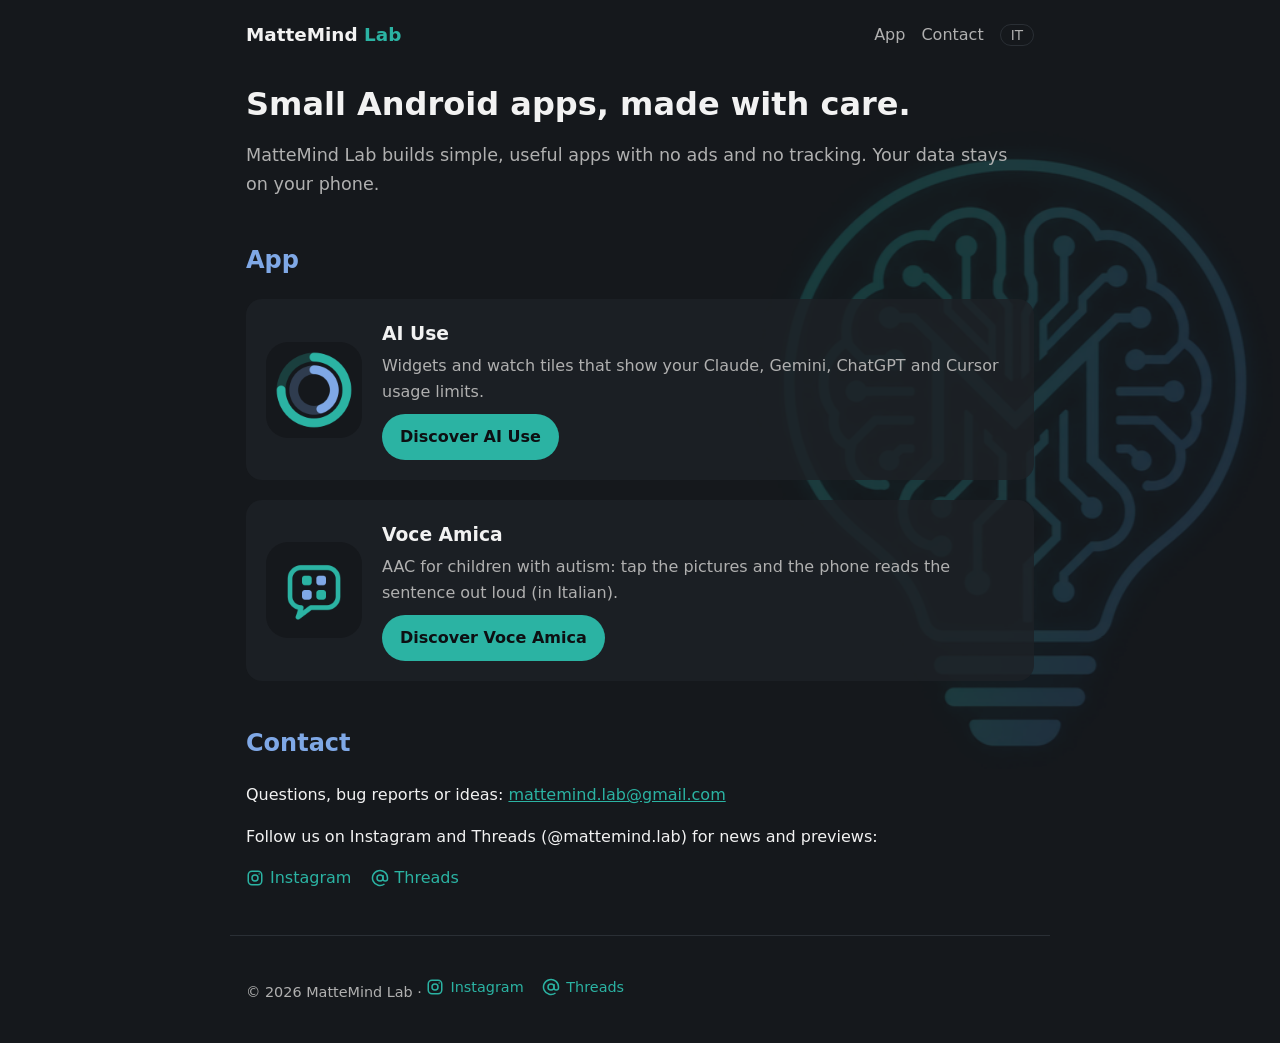
<file: index.html>
<!doctype html>
<html lang="it">
<head>
<meta charset="utf-8">
<meta name="viewport" content="width=device-width,initial-scale=1">
<script src="lang.js?v=4"></script>
<title>MatteMind Lab</title>
<meta name="description" content="MatteMind Lab: piccole app Android utili, senza pubblicità e senza tracciamento. Small, useful Android apps with no ads and no tracking.">
<link rel="stylesheet" href="style.css?v=8">
<link rel="icon" href="favicon.png?v=3">
<link rel="apple-touch-icon" href="apple-touch-icon.png?v=3">
</head>
<body class="home">
<header><a class="brand" href="./">MatteMind <span>Lab</span></a><nav><a href="#app">App</a><a href="#contatti"><span class="it">Contatti</span><span class="en">Contact</span></a><a class="lang it" href="#" onclick="setLang('en');return false">EN</a><a class="lang en" href="#" onclick="setLang('it');return false">IT</a></nav></header>
<main>
<h1 class="it">Piccole app Android, fatte con cura.</h1>
<h1 class="en">Small Android apps, made with care.</h1>
<p class="lead it">MatteMind Lab sviluppa app semplici e utili, senza pubblicità e senza tracciamento. I tuoi dati restano sul tuo telefono.</p>
<p class="lead en">MatteMind Lab builds simple, useful apps with no ads and no tracking. Your data stays on your phone.</p>

<h2 id="app">App</h2>
<div class="card">
  <img src="ai-use/icon.png" alt="AI Use">
  <div>
    <h3>AI Use</h3>
    <p class="it">Widget e tile per l'orologio che mostrano i limiti di utilizzo di Claude, Gemini, ChatGPT e Cursor.</p>
    <p class="en">Widgets and watch tiles that show your Claude, Gemini, ChatGPT and Cursor usage limits.</p>
    <a class="btn" href="ai-use/"><span class="it">Scopri AI Use</span><span class="en">Discover AI Use</span></a>
  </div>
</div>

<div class="card">
  <img src="voce-amica/icon.png" alt="Voce Amica">
  <div>
    <h3>Voce Amica</h3>
    <p class="it">Comunicazione aumentativa (CAA) per bambini con autismo: si toccano le immagini e il telefono legge la frase.</p>
    <p class="en">AAC for children with autism: tap the pictures and the phone reads the sentence out loud (in Italian).</p>
    <a class="btn" href="voce-amica/"><span class="it">Scopri Voce Amica</span><span class="en">Discover Voce Amica</span></a>
  </div>
</div>

<h2 id="contatti"><span class="it">Contatti</span><span class="en">Contact</span></h2>
<p><span class="it">Domande, segnalazioni o idee:</span><span class="en">Questions, bug reports or ideas:</span> <a href="mailto:mattemind.lab@gmail.com">mattemind.lab@gmail.com</a></p>
<p><span class="it">Seguici su Instagram e Threads (@mattemind.lab) per novità e anteprime:</span><span class="en">Follow us on Instagram and Threads (@mattemind.lab) for news and previews:</span></p>
<p><a class="social" href="https://www.instagram.com/mattemind.lab/" aria-label="Instagram @mattemind.lab"><svg viewBox="0 0 24 24" width="18" height="18" fill="none" stroke="currentColor" stroke-width="2" aria-hidden="true"><rect x="3" y="3" width="18" height="18" rx="5"/><circle cx="12" cy="12" r="4"/><circle cx="17.5" cy="6.5" r="1" fill="currentColor" stroke="none"/></svg>Instagram</a> <a class="social" href="https://www.threads.com/@mattemind.lab" aria-label="Threads @mattemind.lab"><svg viewBox="0 0 24 24" width="18" height="18" fill="none" stroke="currentColor" stroke-width="2" aria-hidden="true"><circle cx="12" cy="12" r="4"/><path d="M16 8v5a3 3 0 0 0 6 0v-1a10 10 0 1 0-4 8"/></svg>Threads</a></p>
</main>
<footer>© 2026 MatteMind Lab · <a class="social" href="https://www.instagram.com/mattemind.lab/" aria-label="Instagram @mattemind.lab"><svg viewBox="0 0 24 24" width="18" height="18" fill="none" stroke="currentColor" stroke-width="2" aria-hidden="true"><rect x="3" y="3" width="18" height="18" rx="5"/><circle cx="12" cy="12" r="4"/><circle cx="17.5" cy="6.5" r="1" fill="currentColor" stroke="none"/></svg>Instagram</a> <a class="social" href="https://www.threads.com/@mattemind.lab" aria-label="Threads @mattemind.lab"><svg viewBox="0 0 24 24" width="18" height="18" fill="none" stroke="currentColor" stroke-width="2" aria-hidden="true"><circle cx="12" cy="12" r="4"/><path d="M16 8v5a3 3 0 0 0 6 0v-1a10 10 0 1 0-4 8"/></svg>Threads</a></footer>
</body>
</html>
</file>
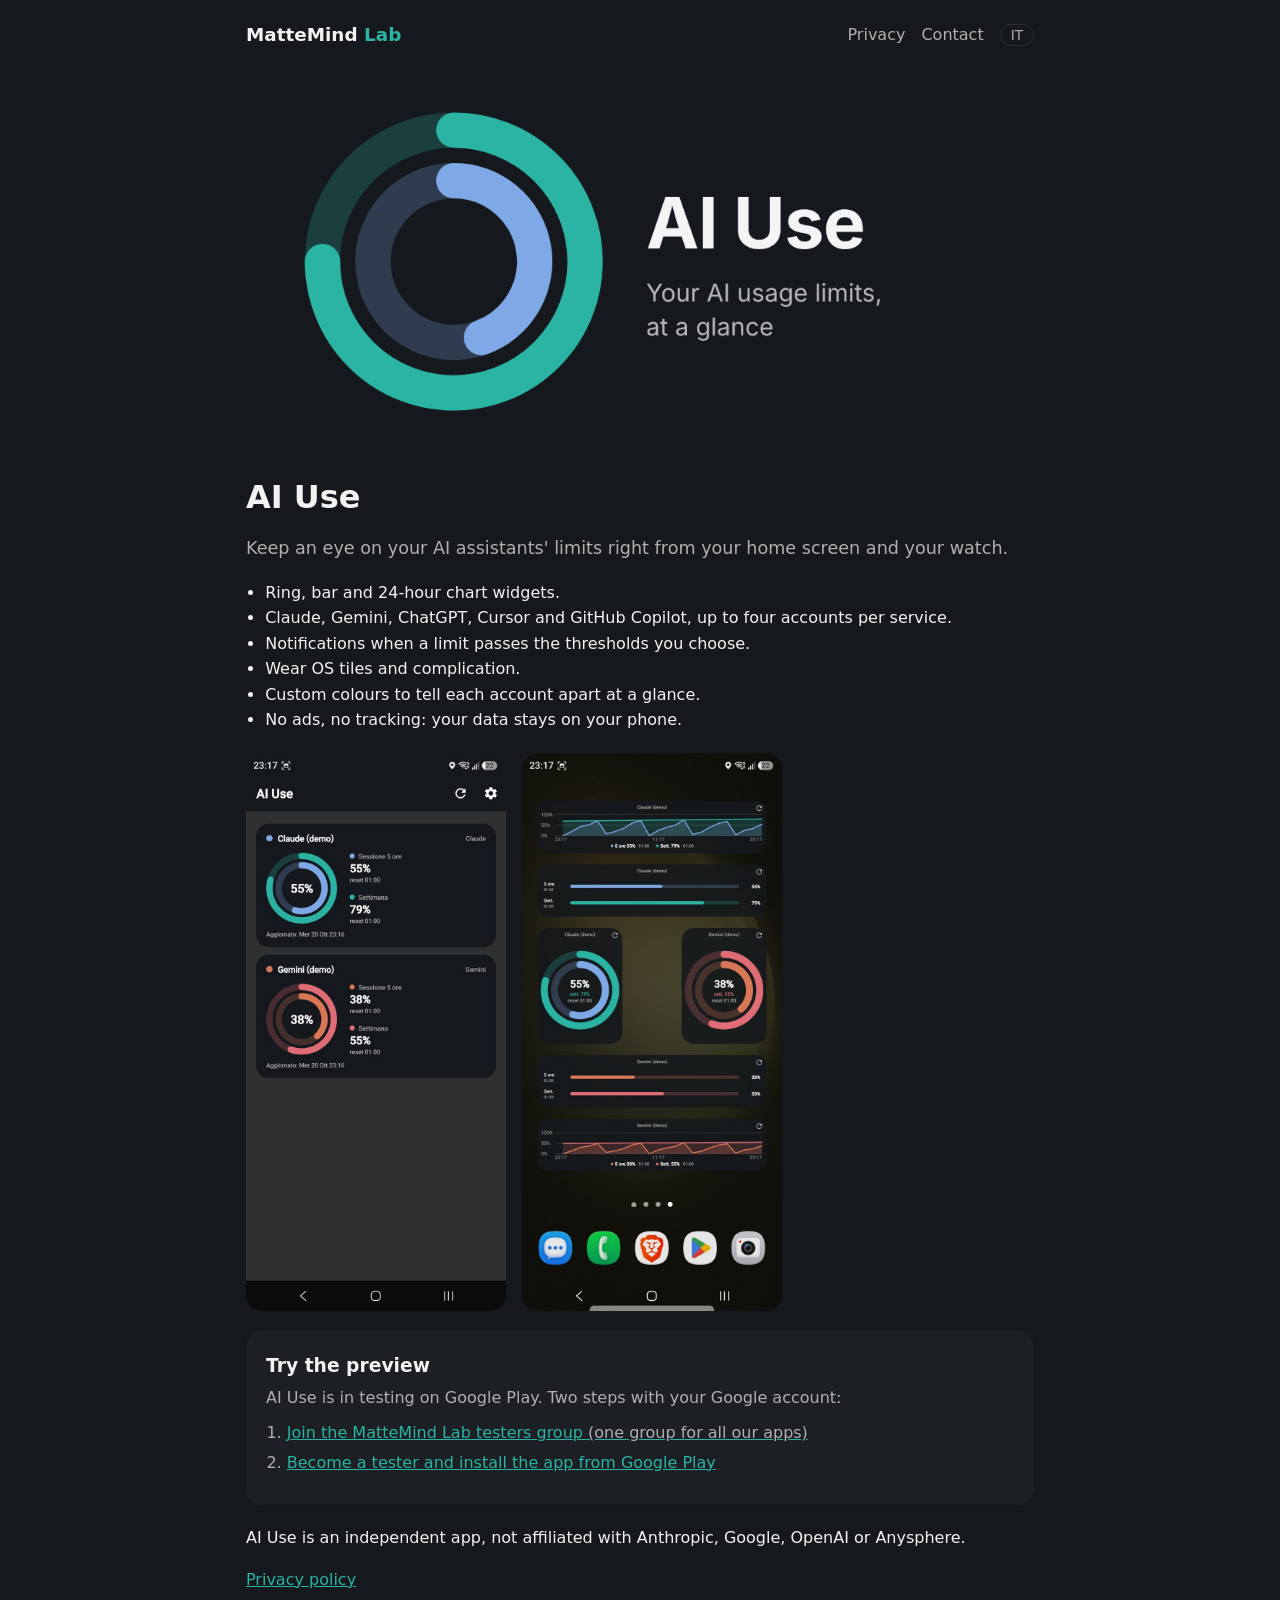
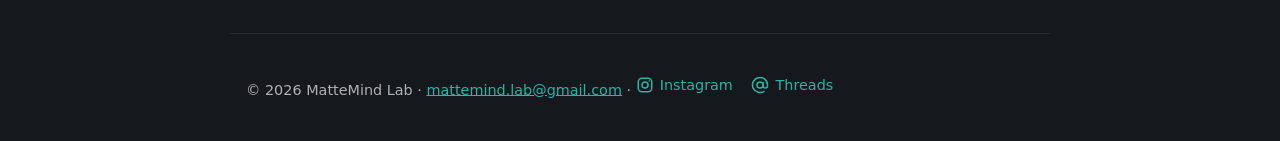
<file: ai-use/index.html>
<!doctype html>
<html lang="it">
<head>
<meta charset="utf-8">
<meta name="viewport" content="width=device-width,initial-scale=1">
<script src="../lang.js?v=4"></script>
<title>AI Use – MatteMind Lab</title>
<meta name="description" content="AI Use: widget Android e tile Wear OS con i limiti di utilizzo di Claude, Gemini, ChatGPT, Cursor e GitHub Copilot. Android widgets and Wear OS tiles for your AI usage limits.">
<link rel="stylesheet" href="../style.css?v=8">
<link rel="icon" href="../favicon.png?v=3">
</head>
<body>
<header><a class="brand" href="../">MatteMind <span>Lab</span></a><nav><a href="privacy.html">Privacy</a><a href="../#contatti"><span class="it">Contatti</span><span class="en">Contact</span></a><a class="lang it" href="#" onclick="setLang('en');return false">EN</a><a class="lang en" href="#" onclick="setLang('it');return false">IT</a></nav></header>
<main>
<img class="feature it" src="feature.png" alt="AI Use">
<img class="feature en" src="feature-en.png" alt="AI Use">
<h1>AI Use</h1>
<p class="lead it">Tieni d'occhio i limiti dei tuoi assistenti AI direttamente dalla schermata home e dall'orologio.</p>
<p class="lead en">Keep an eye on your AI assistants' limits right from your home screen and your watch.</p>
<ul class="it">
  <li>Widget ad anelli, a barre e grafico delle ultime 24 ore.</li>
  <li>Claude, Gemini, ChatGPT, Cursor e GitHub Copilot, fino a quattro account per servizio.</li>
  <li>Notifiche quando un limite supera le soglie che scegli tu.</li>
  <li>Tile e complication per Wear OS.</li>
  <li>Colori personalizzabili per riconoscere ogni account al volo.</li>
  <li>Nessuna pubblicità, nessun tracciamento: i dati restano sul telefono.</li>
</ul>
<ul class="en">
  <li>Ring, bar and 24-hour chart widgets.</li>
  <li>Claude, Gemini, ChatGPT, Cursor and GitHub Copilot, up to four accounts per service.</li>
  <li>Notifications when a limit passes the thresholds you choose.</li>
  <li>Wear OS tiles and complication.</li>
  <li>Custom colours to tell each account apart at a glance.</li>
  <li>No ads, no tracking: your data stays on your phone.</li>
</ul>
<div class="shots">
  <img src="app.jpg" alt="AI Use main screen">
  <img src="widget.jpg" alt="AI Use widgets on the home screen">
</div>
<div class="card test">
  <div>
    <h3 class="it">Provalo in anteprima</h3>
    <h3 class="en">Try the preview</h3>
    <p class="it">AI Use è in fase di test su Google Play. Per installarlo servono due passaggi con il tuo account Google:</p>
    <p class="en">AI Use is in testing on Google Play. Two steps with your Google account:</p>
    <ol>
      <li><a href="https://groups.google.com/g/mattemind-lab-testers"><span class="it">Iscriviti al gruppo dei tester di MatteMind Lab</span> <span class="it muted">(uno solo per tutte le nostre app)</span><span class="en">Join the MatteMind Lab testers group</span> <span class="en muted">(one group for all our apps)</span></a></li>
      <li><a href="https://play.google.com/apps/testing/io.github.matteolincetti.aiusage"><span class="it">Diventa tester e installa l'app da Google Play</span><span class="en">Become a tester and install the app from Google Play</span></a></li>
    </ol>
  </div>
</div>
<p class="it">AI Use è un'app indipendente, non affiliata ad Anthropic, Google, OpenAI o Anysphere.</p>
<p class="en">AI Use is an independent app, not affiliated with Anthropic, Google, OpenAI or Anysphere.</p>
<p><a href="privacy.html"><span class="it">Informativa sulla privacy</span><span class="en">Privacy policy</span></a></p>
</main>
<footer>© 2026 MatteMind Lab · <a href="mailto:mattemind.lab@gmail.com">mattemind.lab@gmail.com</a> · <a class="social" href="https://www.instagram.com/mattemind.lab/" aria-label="Instagram @mattemind.lab"><svg viewBox="0 0 24 24" width="18" height="18" fill="none" stroke="currentColor" stroke-width="2" aria-hidden="true"><rect x="3" y="3" width="18" height="18" rx="5"/><circle cx="12" cy="12" r="4"/><circle cx="17.5" cy="6.5" r="1" fill="currentColor" stroke="none"/></svg>Instagram</a> <a class="social" href="https://www.threads.com/@mattemind.lab" aria-label="Threads @mattemind.lab"><svg viewBox="0 0 24 24" width="18" height="18" fill="none" stroke="currentColor" stroke-width="2" aria-hidden="true"><circle cx="12" cy="12" r="4"/><path d="M16 8v5a3 3 0 0 0 6 0v-1a10 10 0 1 0-4 8"/></svg>Threads</a></footer>
</body>
</html>
</file>
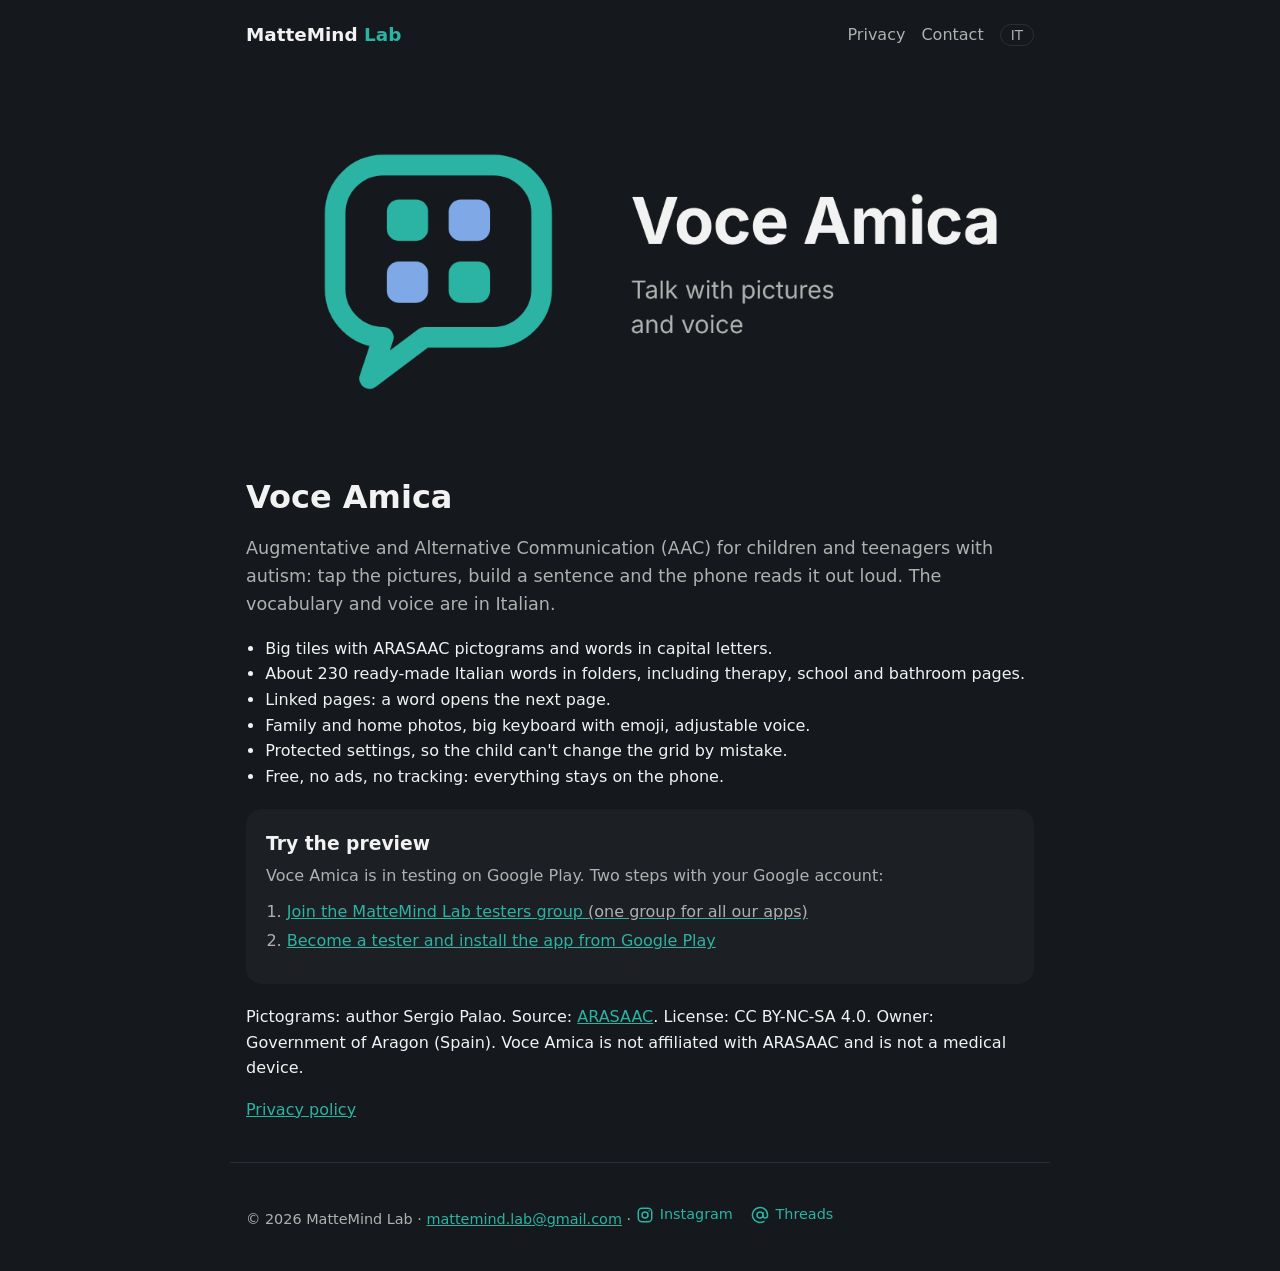
<file: voce-amica/index.html>
<!doctype html>
<html lang="it">
<head>
<meta charset="utf-8">
<meta name="viewport" content="width=device-width,initial-scale=1">
<script src="../lang.js?v=4"></script>
<title>Voce Amica – MatteMind Lab</title>
<meta name="description" content="Voce Amica: app gratuita di Comunicazione Aumentativa e Alternativa (CAA) con pittogrammi e voce italiana. Free AAC app with pictograms and Italian voice.">
<link rel="stylesheet" href="../style.css?v=8">
<link rel="icon" href="../favicon.png?v=3">
</head>
<body>
<header><a class="brand" href="../">MatteMind <span>Lab</span></a><nav><a href="privacy.html">Privacy</a><a href="../#contatti"><span class="it">Contatti</span><span class="en">Contact</span></a><a class="lang it" href="#" onclick="setLang('en');return false">EN</a><a class="lang en" href="#" onclick="setLang('it');return false">IT</a></nav></header>
<main>
<img class="feature it" src="feature.png" alt="Voce Amica">
<img class="feature en" src="feature-en.png" alt="Voce Amica">
<h1>Voce Amica</h1>
<p class="lead it">Comunicazione Aumentativa e Alternativa (CAA) per bambini e ragazzi con autismo: si toccano le immagini, si compone una frase e il telefono la legge ad alta voce.</p>
<p class="lead en">Augmentative and Alternative Communication (AAC) for children and teenagers with autism: tap the pictures, build a sentence and the phone reads it out loud. The vocabulary and voice are in Italian.</p>
<ul class="it">
  <li>Tessere grandi con pittogrammi ARASAAC e parole in stampatello maiuscolo.</li>
  <li>Circa 230 parole pronte in cartelle, dalla prima pagina fino a Terapia, Scuola e Bagno.</li>
  <li>Pagine collegate: una parola apre la pagina successiva.</li>
  <li>Foto di famiglia e di casa, tastiera grande con emoji, voce regolabile.</li>
  <li>Impostazioni protette, così il bambino non cambia la griglia per sbaglio.</li>
  <li>Gratuita, senza pubblicità e senza tracciamento: tutto resta sul telefono.</li>
</ul>
<ul class="en">
  <li>Big tiles with ARASAAC pictograms and words in capital letters.</li>
  <li>About 230 ready-made Italian words in folders, including therapy, school and bathroom pages.</li>
  <li>Linked pages: a word opens the next page.</li>
  <li>Family and home photos, big keyboard with emoji, adjustable voice.</li>
  <li>Protected settings, so the child can't change the grid by mistake.</li>
  <li>Free, no ads, no tracking: everything stays on the phone.</li>
</ul>
<div class="card test">
  <div>
    <h3 class="it">Provala in anteprima</h3>
    <h3 class="en">Try the preview</h3>
    <p class="it">Voce Amica è in fase di test su Google Play. Per installarla servono due passaggi con il tuo account Google:</p>
    <p class="en">Voce Amica is in testing on Google Play. Two steps with your Google account:</p>
    <ol>
      <li><a href="https://groups.google.com/g/mattemind-lab-testers"><span class="it">Iscriviti al gruppo dei tester di MatteMind Lab</span> <span class="it muted">(uno solo per tutte le nostre app)</span><span class="en">Join the MatteMind Lab testers group</span> <span class="en muted">(one group for all our apps)</span></a></li>
      <li><a href="https://play.google.com/apps/testing/io.github.matteolincetti.voceamica"><span class="it">Diventa tester e installa l'app da Google Play</span><span class="en">Become a tester and install the app from Google Play</span></a></li>
    </ol>
  </div>
</div>
<p class="it">Pittogrammi: autore Sergio Palao. Provenienza: <a href="https://arasaac.org">ARASAAC</a>. Licenza: CC BY-NC-SA 4.0. Proprietà: Governo d'Aragona (Spagna). Voce Amica non è affiliata ad ARASAAC e non è un dispositivo medico.</p>
<p class="en">Pictograms: author Sergio Palao. Source: <a href="https://arasaac.org">ARASAAC</a>. License: CC BY-NC-SA 4.0. Owner: Government of Aragon (Spain). Voce Amica is not affiliated with ARASAAC and is not a medical device.</p>
<p><a href="privacy.html"><span class="it">Informativa sulla privacy</span><span class="en">Privacy policy</span></a></p>
</main>
<footer>© 2026 MatteMind Lab · <a href="mailto:mattemind.lab@gmail.com">mattemind.lab@gmail.com</a> · <a class="social" href="https://www.instagram.com/mattemind.lab/" aria-label="Instagram @mattemind.lab"><svg viewBox="0 0 24 24" width="18" height="18" fill="none" stroke="currentColor" stroke-width="2" aria-hidden="true"><rect x="3" y="3" width="18" height="18" rx="5"/><circle cx="12" cy="12" r="4"/><circle cx="17.5" cy="6.5" r="1" fill="currentColor" stroke="none"/></svg>Instagram</a> <a class="social" href="https://www.threads.com/@mattemind.lab" aria-label="Threads @mattemind.lab"><svg viewBox="0 0 24 24" width="18" height="18" fill="none" stroke="currentColor" stroke-width="2" aria-hidden="true"><circle cx="12" cy="12" r="4"/><path d="M16 8v5a3 3 0 0 0 6 0v-1a10 10 0 1 0-4 8"/></svg>Threads</a></footer>
</body>
</html>
</file>
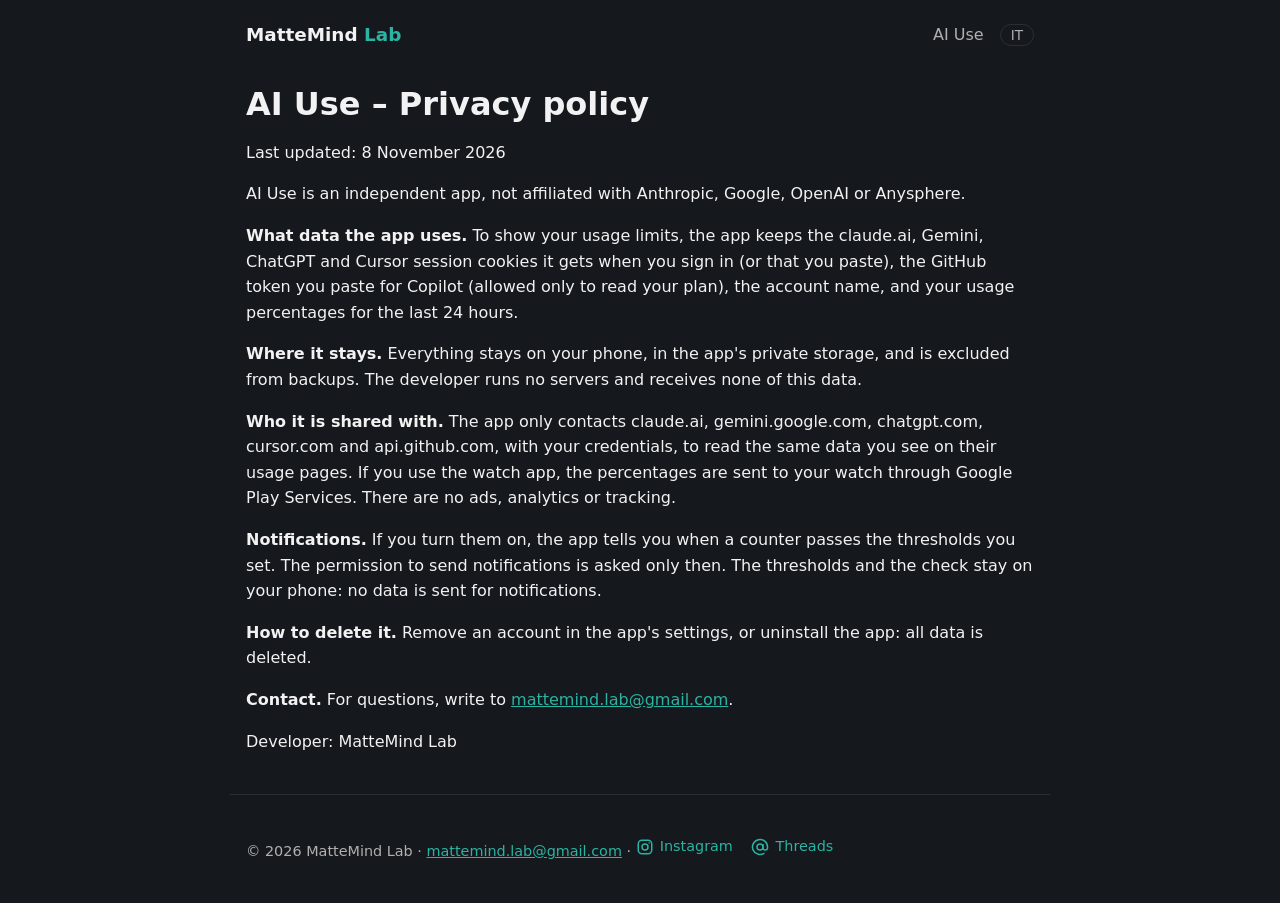
<file: ai-use/privacy.html>
<!doctype html>
<html lang="it">
<head>
<meta charset="utf-8">
<meta name="viewport" content="width=device-width,initial-scale=1">
<title>AI Use – Privacy policy</title>
<script src="../lang.js?v=4"></script>
<link rel="stylesheet" href="../style.css?v=8">
<link rel="icon" href="../favicon.png?v=3">
</head>
<body>
<header><a class="brand" href="../">MatteMind <span>Lab</span></a><nav><a href="./">AI Use</a><a class="lang it" href="#" onclick="setLang('en');return false">EN</a><a class="lang en" href="#" onclick="setLang('it');return false">IT</a></nav></header>
<main>
<div class="it">
<h1>AI Use – Informativa sulla privacy</h1>
<p>Ultimo aggiornamento: 8 novembre 2026</p>
<p>AI Use è un'app indipendente, non affiliata ad Anthropic, Google, OpenAI o Anysphere.</p>
<p><strong>Quali dati usa l'app.</strong> Per mostrare i tuoi limiti di utilizzo, l'app conserva i cookie di sessione di claude.ai, Gemini, ChatGPT e Cursor che ottiene quando accedi (o che incolli tu), il token di GitHub che incolli per Copilot (con il solo permesso di leggere il piano), il nome dell'account e le percentuali di utilizzo delle ultime 24 ore.</p>
<p><strong>Dove restano.</strong> Tutto resta sul tuo telefono, nella memoria privata dell'app, ed è escluso dal backup. Lo sviluppatore non ha server e non riceve nessuno di questi dati.</p>
<p><strong>Con chi vengono condivisi.</strong> L'app contatta solo claude.ai, gemini.google.com, chatgpt.com, cursor.com e api.github.com, con le tue credenziali, per leggere gli stessi dati che vedi nelle loro pagine di utilizzo. Se usi l'app per l'orologio, le percentuali vengono inviate al tuo orologio tramite Google Play Services. Non c'è pubblicità, analisi statistica né tracciamento.</p>
<p><strong>Notifiche.</strong> Se le attivi, l'app ti avvisa quando un contatore supera le soglie che hai impostato. Il permesso di inviare notifiche viene chiesto solo in quel momento. Le soglie e il controllo restano sul telefono: nessun dato viene inviato per le notifiche.</p>
<p><strong>Come cancellarli.</strong> Rimuovi un account dalle impostazioni dell'app, oppure disinstalla l'app: tutti i dati vengono cancellati.</p>
<p><strong>Contatti.</strong> Per domande scrivi a <a href="mailto:mattemind.lab@gmail.com">mattemind.lab@gmail.com</a>.</p>
<p>Sviluppatore: MatteMind Lab</p>
</div>
<div class="en">
<h1>AI Use – Privacy policy</h1>
<p>Last updated: 8 November 2026</p>
<p>AI Use is an independent app, not affiliated with Anthropic, Google, OpenAI or Anysphere.</p>
<p><strong>What data the app uses.</strong> To show your usage limits, the app keeps the claude.ai, Gemini, ChatGPT and Cursor session cookies it gets when you sign in (or that you paste), the GitHub token you paste for Copilot (allowed only to read your plan), the account name, and your usage percentages for the last 24 hours.</p>
<p><strong>Where it stays.</strong> Everything stays on your phone, in the app's private storage, and is excluded from backups. The developer runs no servers and receives none of this data.</p>
<p><strong>Who it is shared with.</strong> The app only contacts claude.ai, gemini.google.com, chatgpt.com, cursor.com and api.github.com, with your credentials, to read the same data you see on their usage pages. If you use the watch app, the percentages are sent to your watch through Google Play Services. There are no ads, analytics or tracking.</p>
<p><strong>Notifications.</strong> If you turn them on, the app tells you when a counter passes the thresholds you set. The permission to send notifications is asked only then. The thresholds and the check stay on your phone: no data is sent for notifications.</p>
<p><strong>How to delete it.</strong> Remove an account in the app's settings, or uninstall the app: all data is deleted.</p>
<p><strong>Contact.</strong> For questions, write to <a href="mailto:mattemind.lab@gmail.com">mattemind.lab@gmail.com</a>.</p>
<p>Developer: MatteMind Lab</p>
</div>
</main>
<footer>© 2026 MatteMind Lab · <a href="mailto:mattemind.lab@gmail.com">mattemind.lab@gmail.com</a> · <a class="social" href="https://www.instagram.com/mattemind.lab/" aria-label="Instagram @mattemind.lab"><svg viewBox="0 0 24 24" width="18" height="18" fill="none" stroke="currentColor" stroke-width="2" aria-hidden="true"><rect x="3" y="3" width="18" height="18" rx="5"/><circle cx="12" cy="12" r="4"/><circle cx="17.5" cy="6.5" r="1" fill="currentColor" stroke="none"/></svg>Instagram</a> <a class="social" href="https://www.threads.com/@mattemind.lab" aria-label="Threads @mattemind.lab"><svg viewBox="0 0 24 24" width="18" height="18" fill="none" stroke="currentColor" stroke-width="2" aria-hidden="true"><circle cx="12" cy="12" r="4"/><path d="M16 8v5a3 3 0 0 0 6 0v-1a10 10 0 1 0-4 8"/></svg>Threads</a></footer>
</body>
</html>
</file>
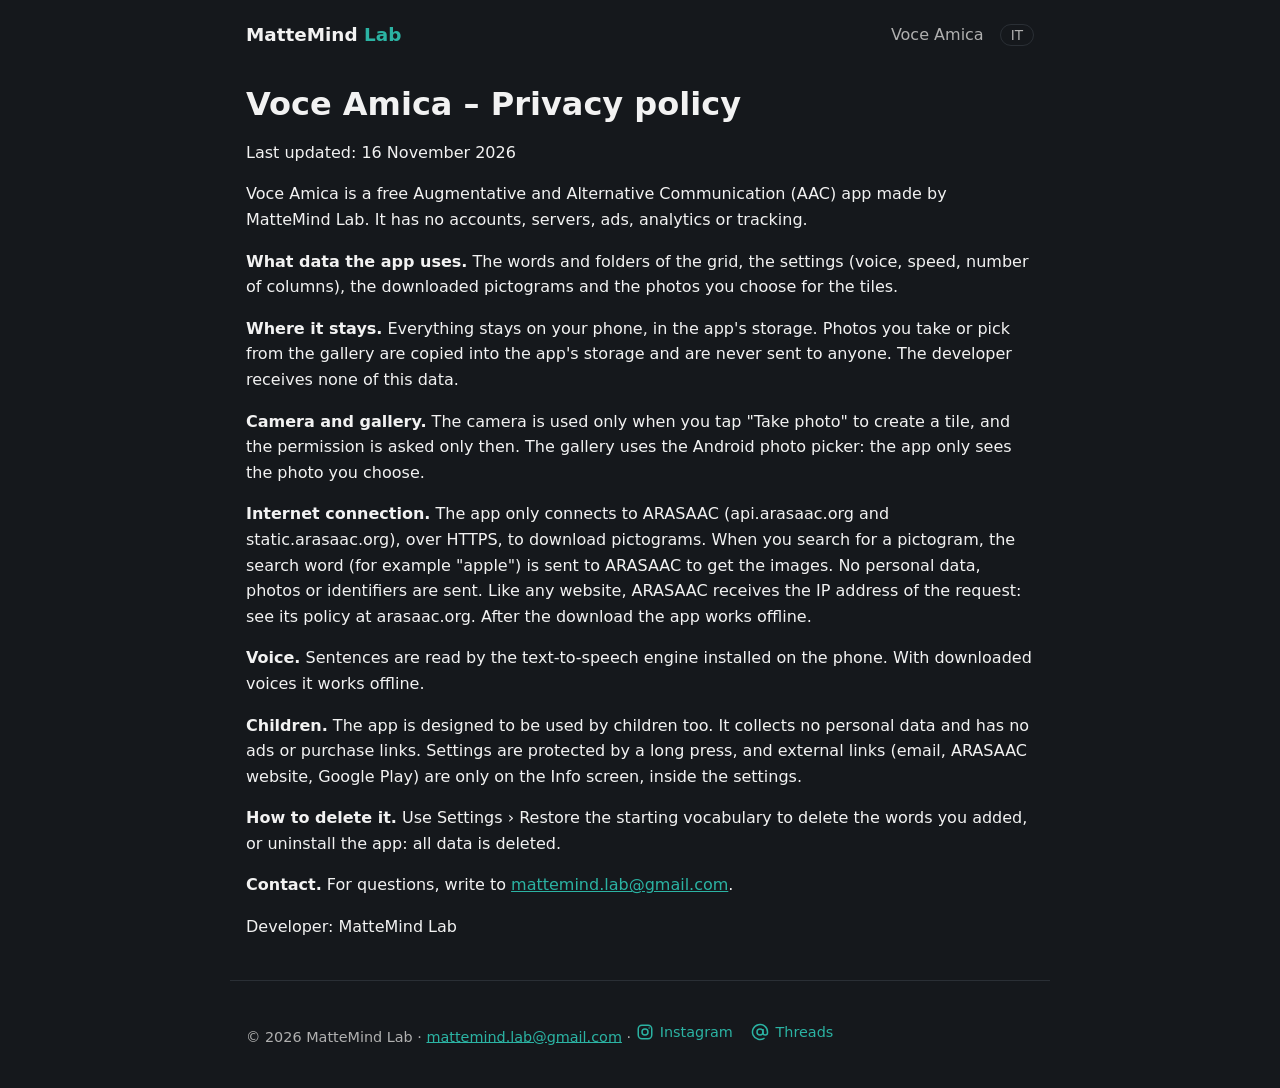
<file: voce-amica/privacy.html>
<!doctype html>
<html lang="it">
<head>
<meta charset="utf-8">
<meta name="viewport" content="width=device-width,initial-scale=1">
<script src="../lang.js?v=4"></script>
<title>Voce Amica – Privacy policy</title>
<link rel="stylesheet" href="../style.css?v=8">
<link rel="icon" href="../favicon.png?v=3">
</head>
<body>
<header><a class="brand" href="../">MatteMind <span>Lab</span></a><nav><a href="./">Voce Amica</a><a class="lang it" href="#" onclick="setLang('en');return false">EN</a><a class="lang en" href="#" onclick="setLang('it');return false">IT</a></nav></header>
<main>
<div class="it">
<h1>Voce Amica – Informativa sulla privacy</h1>
<p>Ultimo aggiornamento: 16 novembre 2026</p>
<p>Voce Amica è un'app gratuita di Comunicazione Aumentativa e Alternativa (CAA) sviluppata da MatteMind Lab. Non ha account, server, pubblicità, analisi statistiche o tracciamento.</p>
<p><strong>Quali dati usa l'app.</strong> Le parole e le cartelle della griglia, le impostazioni (voce, velocità, numero di colonne), i pittogrammi scaricati e le foto che scegli tu per le tessere.</p>
<p><strong>Dove restano.</strong> Tutto resta sul tuo telefono, nella memoria dell'app. Le foto scattate o scelte dalla galleria vengono copiate nella memoria dell'app e non vengono mai inviate a nessuno. Lo sviluppatore non riceve nessuno di questi dati.</p>
<p><strong>Fotocamera e galleria.</strong> La fotocamera viene usata solo quando tocchi "Scatta foto" per creare una tessera, e il permesso viene chiesto solo in quel momento. La galleria usa il selettore di foto di Android: l'app vede solo la foto che scegli.</p>
<p><strong>Connessione a internet.</strong> L'app si collega solo ad ARASAAC (api.arasaac.org e static.arasaac.org), in HTTPS, per scaricare i pittogrammi. Quando cerchi un pittogramma, la parola cercata (per esempio "mela") viene inviata ad ARASAAC per ottenere le immagini. Non vengono inviati dati personali, foto o identificativi. ARASAAC, come ogni sito, riceve l'indirizzo IP della richiesta: vedi la sua informativa su arasaac.org. Dopo il download l'app funziona senza internet.</p>
<p><strong>Voce.</strong> La frase viene letta dalla sintesi vocale installata sul telefono. Con le voci scaricate funziona offline.</p>
<p><strong>Bambini.</strong> L'app è pensata per essere usata anche da bambini. Non raccoglie dati personali e non contiene pubblicità né collegamenti ad acquisti. Le impostazioni sono protette da una pressione lunga, e i collegamenti esterni (email, sito ARASAAC, Google Play) si trovano solo nella schermata Info, dentro le impostazioni.</p>
<p><strong>Come cancellarli.</strong> Da Impostazioni › Ripristina vocabolario iniziale cancelli le parole aggiunte, oppure disinstalla l'app: tutti i dati vengono cancellati.</p>
<p><strong>Contatti.</strong> Per domande scrivi a <a href="mailto:mattemind.lab@gmail.com">mattemind.lab@gmail.com</a>.</p>
<p>Sviluppatore: MatteMind Lab</p>
</div>
<div class="en">
<h1>Voce Amica – Privacy policy</h1>
<p>Last updated: 16 November 2026</p>
<p>Voce Amica is a free Augmentative and Alternative Communication (AAC) app made by MatteMind Lab. It has no accounts, servers, ads, analytics or tracking.</p>
<p><strong>What data the app uses.</strong> The words and folders of the grid, the settings (voice, speed, number of columns), the downloaded pictograms and the photos you choose for the tiles.</p>
<p><strong>Where it stays.</strong> Everything stays on your phone, in the app's storage. Photos you take or pick from the gallery are copied into the app's storage and are never sent to anyone. The developer receives none of this data.</p>
<p><strong>Camera and gallery.</strong> The camera is used only when you tap "Take photo" to create a tile, and the permission is asked only then. The gallery uses the Android photo picker: the app only sees the photo you choose.</p>
<p><strong>Internet connection.</strong> The app only connects to ARASAAC (api.arasaac.org and static.arasaac.org), over HTTPS, to download pictograms. When you search for a pictogram, the search word (for example "apple") is sent to ARASAAC to get the images. No personal data, photos or identifiers are sent. Like any website, ARASAAC receives the IP address of the request: see its policy at arasaac.org. After the download the app works offline.</p>
<p><strong>Voice.</strong> Sentences are read by the text-to-speech engine installed on the phone. With downloaded voices it works offline.</p>
<p><strong>Children.</strong> The app is designed to be used by children too. It collects no personal data and has no ads or purchase links. Settings are protected by a long press, and external links (email, ARASAAC website, Google Play) are only on the Info screen, inside the settings.</p>
<p><strong>How to delete it.</strong> Use Settings › Restore the starting vocabulary to delete the words you added, or uninstall the app: all data is deleted.</p>
<p><strong>Contact.</strong> For questions, write to <a href="mailto:mattemind.lab@gmail.com">mattemind.lab@gmail.com</a>.</p>
<p>Developer: MatteMind Lab</p>
</div>
</main>
<footer>© 2026 MatteMind Lab · <a href="mailto:mattemind.lab@gmail.com">mattemind.lab@gmail.com</a> · <a class="social" href="https://www.instagram.com/mattemind.lab/" aria-label="Instagram @mattemind.lab"><svg viewBox="0 0 24 24" width="18" height="18" fill="none" stroke="currentColor" stroke-width="2" aria-hidden="true"><rect x="3" y="3" width="18" height="18" rx="5"/><circle cx="12" cy="12" r="4"/><circle cx="17.5" cy="6.5" r="1" fill="currentColor" stroke="none"/></svg>Instagram</a> <a class="social" href="https://www.threads.com/@mattemind.lab" aria-label="Threads @mattemind.lab"><svg viewBox="0 0 24 24" width="18" height="18" fill="none" stroke="currentColor" stroke-width="2" aria-hidden="true"><circle cx="12" cy="12" r="4"/><path d="M16 8v5a3 3 0 0 0 6 0v-1a10 10 0 1 0-4 8"/></svg>Threads</a></footer>
</body>
</html>
</file>
<file: style.css>
:root{--bg:#15181C;--card:#1E2227;--teal:#2BB3A3;--blue:#7FA8E6;--text:#F2F2F2;--muted:#B0B0B0}
*{box-sizing:border-box}
body{margin:0;background:var(--bg);color:var(--text);font-family:system-ui,-apple-system,"Segoe UI",Roboto,sans-serif;line-height:1.6}
a{color:var(--teal)}
header,main,footer{max-width:820px;margin:0 auto;padding:0 16px}
header{display:flex;align-items:center;justify-content:space-between;padding-top:20px;padding-bottom:20px}
.brand{font-weight:700;font-size:1.15rem;color:var(--text);text-decoration:none}
.brand span{color:var(--teal)}
nav a{margin-left:16px;color:var(--muted);text-decoration:none}
nav a:hover{color:var(--text)}
h1{font-size:2rem;line-height:1.2;margin:.5em 0}
h2{color:var(--blue);margin-top:1.8em}
.lead{color:var(--muted);font-size:1.1rem}
.card{background:rgba(30,34,39,.82);border-radius:16px;padding:20px;margin:20px 0;display:flex;gap:20px;align-items:center}
.card img{width:96px;height:96px;border-radius:22px;flex:none}
.card h3{margin:0 0 4px}
.card p{margin:0;color:var(--muted)}
.btn{display:inline-block;background:var(--teal);color:#0d0f12;font-weight:600;padding:10px 18px;border-radius:999px;text-decoration:none;margin-top:10px}
.shots{display:flex;gap:16px;flex-wrap:wrap;margin:20px 0}
.shots img{width:calc(50% - 8px);max-width:260px;border-radius:16px}
.feature{width:100%;border-radius:16px}
ul{padding-left:1.2em}
footer{color:var(--muted);font-size:.9rem;padding-top:40px;padding-bottom:40px;border-top:1px solid #2a2f35;margin-top:40px}
@media(max-width:520px){.card{flex-direction:column;align-items:flex-start}h1{font-size:1.6rem}}
html{background:var(--bg)}
body.home{background:transparent}
body.home::before{content:"";position:fixed;inset:0;z-index:-1;pointer-events:none;background:url(logo-bg.png) no-repeat right -6vmin center/min(85vmin,640px)}
@media(max-width:700px){body.home::before{background-position:center 64px;background-size:min(95vw,420px)}}
html.en .it,html:not(.en) .en{display:none}
.lang{margin-left:16px;color:var(--muted);text-decoration:none;border:1px solid #2a2f35;border-radius:999px;padding:2px 10px;font-size:.85rem}
.card.test{display:block}.card ol{color:var(--muted);margin:10px 0;padding-left:1.3em}.card ol li{margin:4px 0}
.social{display:inline-flex;align-items:center;gap:6px;text-decoration:none;margin-right:14px}.social svg{flex:none}
.muted{color:var(--muted)}
</file>
